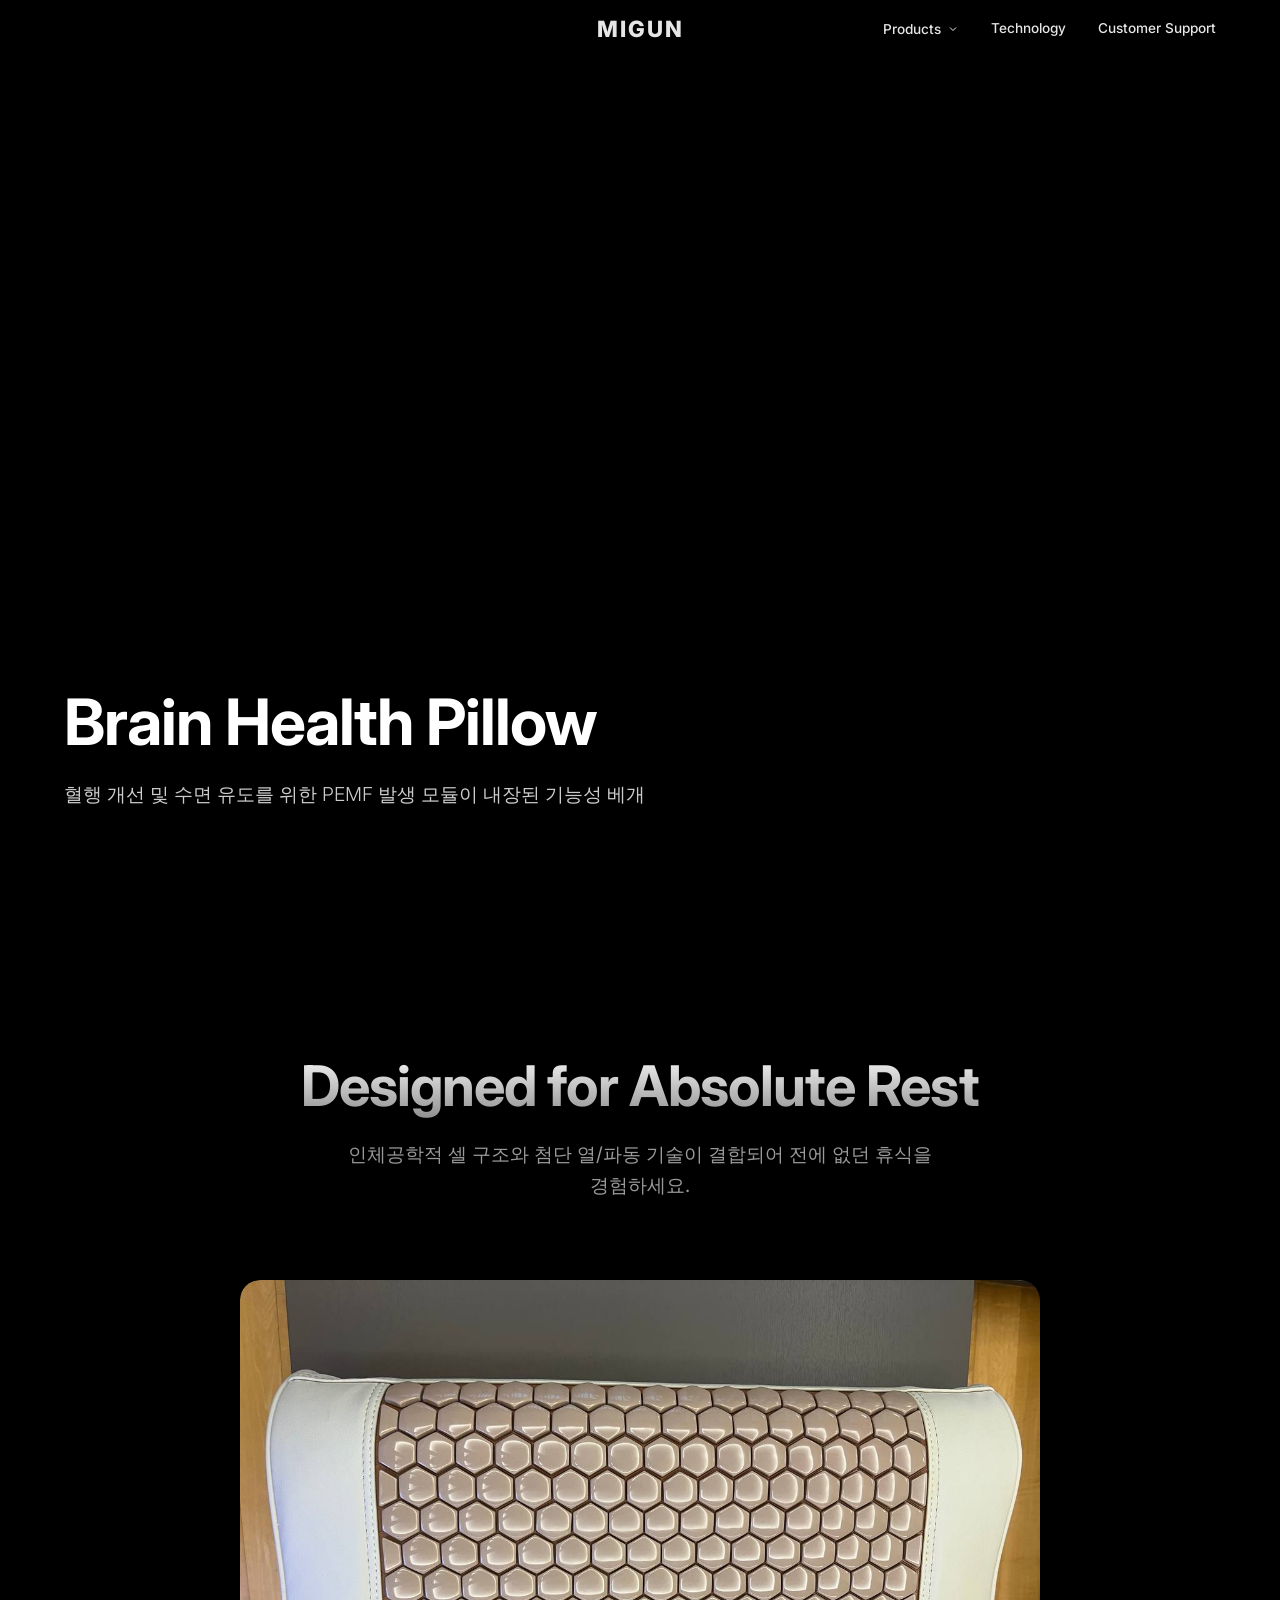
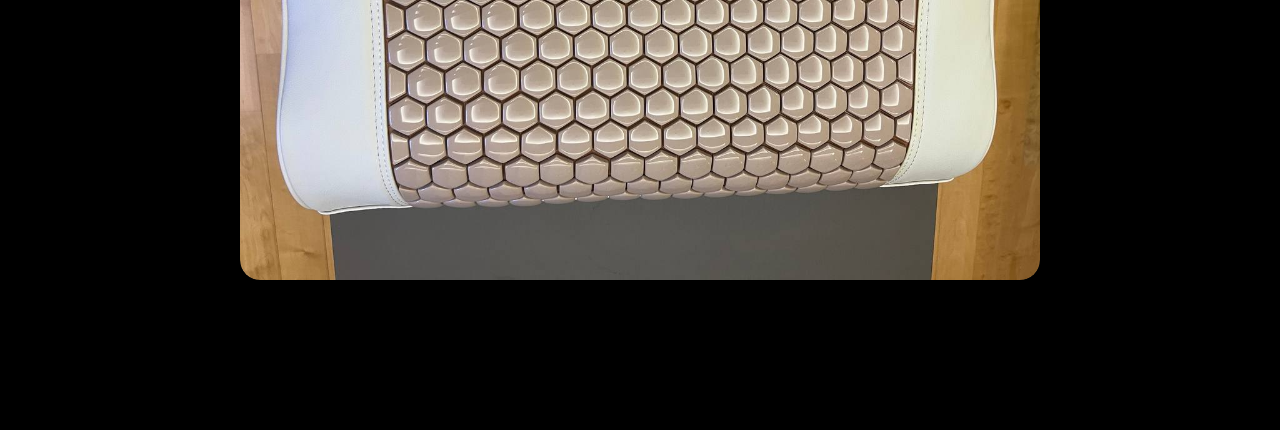
<file: brain-pillow.html>
<!DOCTYPE html>
<html lang="en">
<head>
    <meta charset="UTF-8">
    <meta name="viewport" content="width=device-width, initial-scale=1.0">
    <title>Brain Health Pillow | MIGUN</title>
    <link rel="preconnect" href="https://fonts.googleapis.com">
    <link rel="preconnect" href="https://fonts.gstatic.com" crossorigin>
    <link href="https://fonts.googleapis.com/css2?family=Inter:wght@300;400;500;600;700&display=swap" rel="stylesheet">
    <link rel="stylesheet" href="styles.css">
    <style>
        /* Transparent header specific to the immersive page */
        .header.immersive-header {
            background-color: transparent !important;
            border-bottom: none !important;
            backdrop-filter: none !important;
        }
        .header.immersive-header .logo-red, 
        .header.immersive-header .nav a {
            color: rgba(255, 255, 255, 0.9);
            text-shadow: 0 2px 10px rgba(0,0,0,0.5);
        }
        .header.immersive-header .dropdown-content {
            background-color: rgba(0, 0, 0, 0.8);
            border-color: rgba(255, 255, 255, 0.1);
        }
        .header.immersive-header .dropdown-content a {
            color: #fff;
        }
        .header.immersive-header .dropdown-content a:hover {
            background-color: rgba(255, 255, 255, 0.1);
        }
        body { margin: 0; padding: 0; }
    </style>
</head>
<body class="immersive-page">

    <!-- Transparent Header -->
    <header class="header immersive-header">
        <div class="logo">
            <a href="index.html" style="text-decoration: none;"><span class="logo-red">MIGUN</span></a>
        </div>
        <nav class="nav">
            <div class="dropdown">
                <a href="#">Products <svg class="dropdown-icon" width="12" height="12" viewBox="0 0 24 24" fill="none" stroke="currentColor" stroke-width="2"><path d="M6 9l6 6 6-6"/></svg></a>
                <div class="dropdown-content">
                    <a href="brain-pillow.html">Brain Health Pillow</a>
                    <a href="index.html#series">Re:series</a>
                </div>
            </div>
            <a href="index.html#technology">Technology</a>
            <a href="index.html#support">Customer Support</a>
        </nav>
        <button class="menu-btn" aria-label="Menu" style="color: white;">
            <svg width="24" height="24" viewBox="0 0 24 24" fill="none" stroke="currentColor" stroke-width="2"><path d="M3 12h18M3 6h18M3 18h18"/></svg>
        </button>
    </header>

    <!-- Spline 3D Fullscreen Background (Hero) -->
    <div class="hero-spline-section">
        <div class="immersive-spline fade-in">
            <iframe src='https://my.spline.design/aibrain-3MtUNqHkoKSElDPpvilTHpsj/' frameborder='0' width='100%' height='100%'></iframe>
        </div>
        <!-- Majesty Overlay Content -->
        <div class="immersive-overlay fade-in" style="transition-delay: 0.3s;">
            <h1>Brain Health Pillow</h1>
            <p>혈행 개선 및 수면 유도를 위한 PEMF 발생 모듈이 내장된 기능성 베개</p>
        </div>
    </div>

    <!-- Apple-style Interactive Product Showcase Section -->
    <section class="product-showcase">
        <h2 class="showcase-title fade-in">Designed for Absolute Rest</h2>
        <p class="showcase-desc fade-in">인체공학적 셀 구조와 첨단 열/파동 기술이 결합되어 전에 없던 휴식을 경험하세요.</p>
        
        <div class="tilt-container fade-in" style="transition-delay: 0.2s;">
            <div class="tilt-box" id="pillowTilt">
                <!-- User's pillow image placeholder -->
                <img src="pillow.jpg" alt="MIGUN Brain Health Pillow" onerror="this.src='https://images.unsplash.com/photo-1505693314120-0d443867891c?ixlib=rb-4.0.3&auto=format&fit=crop&w=800&q=80'">
            </div>
        </div>
    </section>

    <script src="script.js"></script>
    <script>
        // 3D Hover Tilt Effect Logic
        const tiltBox = document.getElementById('pillowTilt');

        tiltBox.addEventListener('mousemove', (e) => {
            const rect = tiltBox.getBoundingClientRect();
            // Calculate mouse position relative to the center of the box
            const x = e.clientX - rect.left - rect.width / 2;
            const y = e.clientY - rect.top - rect.height / 2;
            
            // Adjust sensitivity here (higher divisor = less tilt)
            const tiltX = (y / rect.height) * -20; 
            const tiltY = (x / rect.width) * 20;

            tiltBox.style.transform = `rotateX(${tiltX}deg) rotateY(${tiltY}deg)`;
        });

        tiltBox.addEventListener('mouseleave', () => {
            // Reset position on mouse leave
            tiltBox.style.transform = 'rotateX(0deg) rotateY(0deg)';
        });
    </script>
</body>
</html>
</file>
<file: styles.css>
/* Base & Variables for Medical Tech Aesthetic */
:root {
    --migun-red: #d32f2f;
    --migun-blue: #1a365d;
    --text-dark: #111111;
    --text-gray: #555555;
    --text-light: #888888;
    --bg-white: #ffffff;
    --bg-light-gray: #fdfbf7; /* Ivory/Beige */
    --bg-gray: #f5f5f0;
    --border-color: #e5e5e0;
    
    --font-sans: 'Inter', sans-serif;
    --transition: all 0.4s cubic-bezier(0.25, 0.46, 0.45, 0.94);
}

* { margin: 0; padding: 0; box-sizing: border-box; }
html { scroll-behavior: smooth; }

body {
    font-family: var(--font-sans);
    color: var(--text-dark);
    background-color: var(--bg-white);
    line-height: 1.6;
    overflow-x: hidden;
}

img { display: block; max-width: 100%; height: auto; }

/* Utilities */
.container {
    max-width: 1100px;
    margin: 0 auto;
    padding: 0 5%;
}

.section { padding: 90px 0; }
.text-center { text-align: center; }
.text-red { color: var(--migun-red); }
.text-gray { color: var(--text-gray); }
.text-white { color: var(--bg-white); }
.bg-light-gray { background-color: var(--bg-light-gray); }
.mb-4 { margin-bottom: 2rem; }
.mt-5 { margin-top: 3rem; }

/* Typography */
h1, h2, h3, h4 {
    font-weight: 700;
    line-height: 1.3;
}

.section-tag {
    font-size: 0.9rem;
    font-weight: 600;
    text-transform: uppercase;
    letter-spacing: 1px;
    margin-bottom: 0.5rem;
}

.section-heading {
    font-size: 2.5rem;
    margin-bottom: 2rem;
    letter-spacing: -0.5px;
}

/* Header */
.header {
    position: fixed;
    top: 0; left: 0; width: 100%;
    display: flex; justify-content: space-between; align-items: center;
    padding: 1rem 5%;
    background-color: rgba(0, 0, 0, 0.75);
    backdrop-filter: blur(12px);
    -webkit-backdrop-filter: blur(12px);
    border-bottom: 1px solid rgba(255, 255, 255, 0.1);
    z-index: 1000;
}

.logo { 
    position: absolute; left: 50%; transform: translateX(-50%);
    font-size: 1.4rem; font-weight: 800; letter-spacing: 2px; 
}
.logo a { text-decoration: none; color: var(--text-dark); }
.logo-red { color: var(--migun-red); }

.nav {
    margin-left: auto;
    display: flex; align-items: center;
}
.nav a {
    margin-left: 2rem;
    font-size: 0.85rem;
    font-weight: 500;
    color: var(--text-gray);
    text-decoration: none;
    transition: color 0.3s ease;
}
.nav a:hover { color: var(--text-dark); }

/* Dropdown */
.dropdown {
    display: inline-block;
    position: relative;
}
.dropdown-icon {
    display: inline-block;
    vertical-align: middle;
    margin-left: 2px;
    margin-top: -2px;
}
.dropdown-content {
    display: none;
    position: absolute;
    top: 100%;
    left: 2rem;
    background-color: var(--bg-white);
    min-width: 200px;
    box-shadow: 0 10px 30px rgba(0,0,0,0.1);
    border-radius: 8px;
    padding: 0.5rem 0;
    z-index: 1001;
    border: 1px solid var(--border-color);
}
.dropdown:hover .dropdown-content {
    display: block;
    animation: fadeIn 0.2s ease;
}
@keyframes fadeIn {
    from { opacity: 0; transform: translateY(-5px); }
    to { opacity: 1; transform: translateY(0); }
}
.dropdown-content a {
    color: var(--text-gray);
    padding: 0.75rem 1.5rem;
    text-decoration: none;
    display: block;
    margin-left: 0;
    font-size: 0.85rem;
}
.dropdown-content a:hover {
    background-color: var(--bg-light-gray);
    color: var(--text-dark);
}

/* Immersive Page (Brain Pillow) */
.immersive-page { 
    width: 100vw; 
    overflow-x: hidden; 
    position: relative; 
    background: #000; 
}
.hero-spline-section {
    height: 100vh;
    width: 100vw;
    position: relative;
    overflow: hidden;
}
.immersive-spline {
    position: absolute; top: 0; left: 0; width: 100%; height: 100%; z-index: 0;
}
.immersive-spline iframe { width: 100%; height: 100%; border: none; }
.immersive-overlay {
    position: absolute;
    bottom: 10%;
    left: 5%;
    z-index: 10;
    color: var(--bg-white);
    pointer-events: none;
    max-width: 600px;
}
.immersive-overlay h1 {
    font-size: 4rem;
    margin-bottom: 1rem;
    font-weight: 700;
    letter-spacing: -1px;
}
.immersive-overlay p {
    font-size: 1.2rem;
    font-weight: 300;
    opacity: 0.8;
}

/* Apple-style Product Showcase Section */
.product-showcase {
    background-color: #000;
    color: #fff;
    padding: 150px 5%;
    min-height: 100vh;
    display: flex;
    flex-direction: column;
    align-items: center;
    justify-content: center;
    text-align: center;
}
.showcase-title {
    font-size: 3.5rem;
    font-weight: 700;
    letter-spacing: -1px;
    margin-bottom: 1rem;
    background: linear-gradient(180deg, #fff 0%, #888 100%);
    -webkit-background-clip: text;
    background-clip: text;
    -webkit-text-fill-color: transparent;
}
.showcase-desc {
    font-size: 1.2rem;
    color: #999;
    max-width: 600px;
    margin-bottom: 5rem;
}

/* 3D Tilt Container */
.tilt-container {
    perspective: 1000px;
    width: 100%;
    max-width: 800px;
    display: flex;
    justify-content: center;
}
.tilt-box {
    width: 100%;
    max-width: 800px;
    border-radius: 20px;
    transition: transform 0.1s ease-out;
    transform-style: preserve-3d;
    box-shadow: 0 40px 80px rgba(0,0,0,0.5);
    background: #111;
    overflow: hidden;
}
.tilt-box img {
    width: 100%;
    height: auto;
    display: block;
    border-radius: 20px;
    transform: translateZ(30px); /* Makes the image pop out slightly from the container */
    transition: transform 0.1s ease-out;
}

.menu-btn { display: none; background: none; border: none; cursor: pointer; }

/* Hero Dark Cinematic */
.hero {
    position: relative;
    height: 100vh;
    min-height: 800px;
    display: flex;
    align-items: center;
    justify-content: center;
    text-align: center;
    overflow: hidden;
    background: #000;
}

.hero-bg {
    position: absolute;
    top: 0; left: 0; width: 100%; height: 100%;
    z-index: 0;
}

.hero-bg img {
    width: 100%; height: 100%; object-fit: cover;
    opacity: 0.4;
    mask-image: linear-gradient(to bottom, rgba(0,0,0,1) 50%, rgba(0,0,0,0) 100%);
    -webkit-mask-image: -webkit-linear-gradient(bottom, rgba(0,0,0,0) 0%, rgba(0,0,0,1) 40%);
}

.hero-content {
    position: relative;
    z-index: 1;
    max-width: 800px;
    padding: 0 5%;
}

.hero-title { 
    font-size: 4.5rem; 
    color: #fff; 
    margin-bottom: 2rem; 
    letter-spacing: -2px;
    line-height: 1.1; 
}
.hero-desc { 
    font-size: 1.25rem; 
    color: var(--text-gray); 
    font-weight: 400; 
    max-width: 500px; 
    margin: 0 auto;
}

/* Banner */
.medical-banner {
    background-color: var(--bg-gray);
    border-bottom: 1px solid var(--border-color);
    padding: 1rem 0;
}
.banner-content {
    display: flex; align-items: center; justify-content: center; gap: 1rem;
    font-size: 0.95rem; color: var(--text-dark);
}
.banner-icon img { height: 30px; border-radius: 4px; }

/* Heritage */
.heritage .large-image {
    max-width: 900px; margin: 0 auto;
    border-radius: 8px; overflow: hidden;
    box-shadow: 0 4px 20px rgba(0,0,0,0.05);
}

/* Daily Habit */
.dual-image-grid {
    display: flex; justify-content: center; align-items: center; gap: 2rem;
    flex-wrap: wrap; margin-top: 3rem;
}
.dual-image-grid .img-box {
    width: 100%; max-width: 450px;
    border-radius: 8px; overflow: hidden;
}
@media(min-width: 768px){
    .img-offset { margin-top: 60px; }
}

/* Features Background */
.features-bg {
    background: linear-gradient(180deg, var(--bg-white) 0%, var(--bg-light-gray) 100%);
}
.three-col-grid {
    display: grid; grid-template-columns: repeat(auto-fit, minmax(280px, 1fr));
    gap: 3rem; margin-top: 4rem;
}
.feature-card { text-align: center; }
.feature-img {
    border-radius: 8px; overflow: hidden; margin-bottom: 1.5rem;
    box-shadow: 0 4px 15px rgba(0,0,0,0.06);
}
.feature-title { font-size: 1.25rem; margin-bottom: 0.5rem; }
.feature-desc { font-size: 0.95rem; color: var(--text-gray); }

/* Spline AI Core */
.bg-navy { background-color: var(--migun-blue); }
.spline-section { border-top: 1px solid rgba(255,255,255,0.1); }
.spline-container {
    width: 100%; height: 500px;
    border-radius: 12px; overflow: hidden;
    position: relative;
    box-shadow: 0 20px 40px rgba(0,0,0,0.4);
    background: #000;
}
.spline-container iframe {
    width: 100%; height: 100%; border: none;
}

/* Technology & Pain Relief */
.tech-header h2 { font-size: 2rem; margin-bottom: 4rem; line-height: 1.4; }

.tech-rows {
    display: flex; flex-direction: column; gap: 5rem;
}
.tech-row {
    display: flex; align-items: center; gap: 4rem;
}
.tech-row.reverse { flex-direction: row-reverse; }

.tech-img { flex: 1; border-radius: 8px; overflow: hidden; box-shadow: 0 10px 30px rgba(0,0,0,0.08); }
.tech-text { flex: 1; }
.tech-title {
    font-size: 1.75rem; margin-bottom: 1rem; color: var(--migun-blue);
    position: relative; padding-left: 1.5rem;
}
.tech-title::before {
    content: ''; position: absolute; left: 0; top: 8px;
    width: 4px; height: 18px; background-color: var(--migun-red); border-radius: 2px;
}
.tech-desc { font-size: 1.05rem; color: var(--text-gray); }

/* Custom Fit Overlay */
.custom-fit-overlay {
    position: relative;
    min-height: 600px;
    display: flex; align-items: center; justify-content: center;
    padding: 0;
}
.overlay-bg {
    position: absolute; top:0; left:0; width:100%; height:100%;
}
.overlay-bg img { width: 100%; height: 100%; object-fit: cover; filter: brightness(0.4); }
.overlay-content {
    position: relative; z-index: 1;
    max-width: 900px; padding: 4rem 2rem;
}
.overlay-title { font-size: 2.5rem; margin-bottom: 4rem; font-weight: 600; }

.stats-layer {
    display: flex; justify-content: space-around; flex-wrap: wrap; gap: 2rem;
}
.stat-item { flex: 1; min-width: 200px; }
.circle-icon {
    width: 60px; height: 60px; line-height: 60px; margin: 0 auto 1rem;
    border-radius: 50%; border: 2px solid var(--bg-white);
    font-size: 1.5rem; font-weight: 700;
}
.stat-item p { font-size: 1rem; opacity: 0.9; }

/* Certifications */
.cert-title { font-size: 1.5rem; margin-bottom: 4rem; color: var(--text-dark); }
.cert-grid {
    display: grid; grid-template-columns: repeat(auto-fit, minmax(120px, 1fr)); gap: 2rem;
    align-items: center;
}
.cert-logo {
    padding: 2rem 1rem; background: var(--bg-white); border: 1px solid var(--border-color);
    border-radius: 8px; font-weight: 700; color: var(--text-gray); font-size: 0.9rem;
    box-shadow: 0 2px 5px rgba(0,0,0,0.02);
}

/* Bottom Grid */
.bottom-product-grid {
    display: grid; grid-template-columns: repeat(auto-fit, minmax(220px, 1fr)); gap: 2rem;
}
.bp-card {
    text-align: center;
}
.bp-card img {
    border-radius: 4px; margin-bottom: 1rem;
    box-shadow: 0 4px 10px rgba(0,0,0,0.05); transition: transform 0.3s;
}
.bp-card:hover img { transform: translateY(-5px); }
.bp-label { font-size: 0.9rem; font-weight: 600; color: var(--migun-blue); }

/* Footer */
.footer {
    background-color: var(--bg-white); border-top: 1px solid var(--border-color);
    padding: 3rem 0; font-size: 0.85rem; color: var(--text-gray);
}
.footer-layout { display: flex; flex-wrap: wrap; gap: 2rem; justify-content: space-between; align-items: center; }
.footer-info p { margin-bottom: 0.25rem; }
.copyright { margin-top: 1rem; opacity: 0.7; }

/* Animations */
.fade-in { opacity: 0; transform: translateY(20px); transition: opacity 0.8s ease, transform 0.8s ease; }
.fade-in.appear { opacity: 1; transform: translateY(0); }
.slide-up { opacity: 0; transform: translateY(40px); transition: opacity 0.8s cubic-bezier(0.25, 0.46, 0.45, 0.94), transform 0.8s cubic-bezier(0.25, 0.46, 0.45, 0.94); }
.slide-up.appear { opacity: 1; transform: translateY(0); }

/* Responsive */
@media (max-width: 768px) {
    .nav { display: none; }
    .menu-btn { display: block; color: var(--text-dark); }
    .hero-title { font-size: 2.2rem; }
    .hero-content { padding: 2rem; width: 90%; }
    .tech-row, .tech-row.reverse { flex-direction: column; gap: 2rem; }
    .overlay-title { font-size: 1.8rem; }
}
</file>
